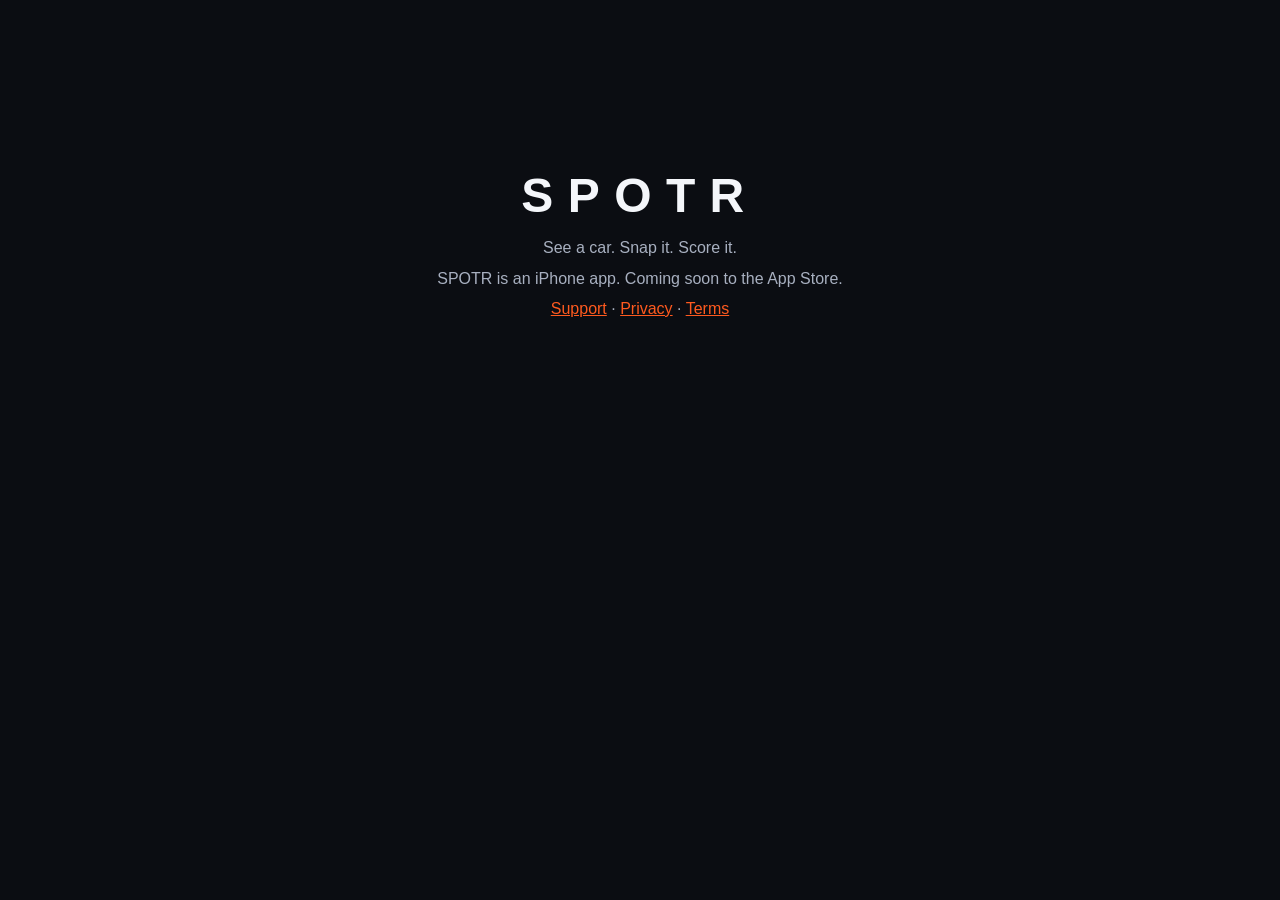
<file: index.html>
<!doctype html>
<html lang="en">
<head>
  <meta charset="utf-8">
  <meta name="viewport" content="width=device-width, initial-scale=1">
  <title>SPOTR</title>
  <link rel="stylesheet" href="style.css">
</head>
<body>
<main class="hero">
  <h1 class="logo">SPOTR</h1>
  <p class="tagline">See a car. Snap it. Score it.</p>
  <p class="tagline">SPOTR is an iPhone app. Coming soon to the App Store.</p>
  <p class="tagline"><a href="support.html" style="color:var(--accent)">Support</a> ·
    <a href="privacy.html" style="color:var(--accent)">Privacy</a> ·
    <a href="terms.html" style="color:var(--accent)">Terms</a></p>
</main>
</body>
</html>
</file>
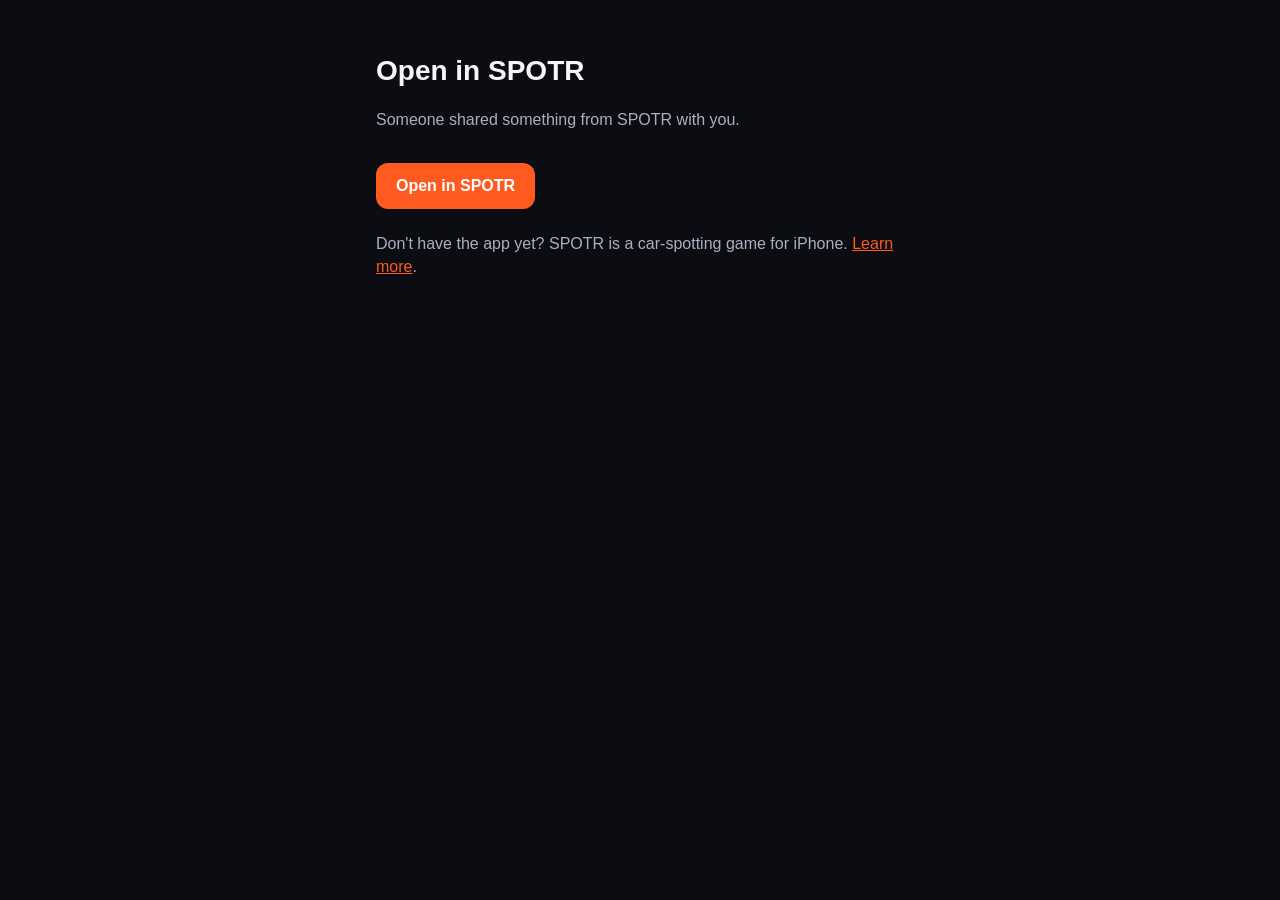
<file: open.html>
<!doctype html>
<html lang="en">
<head>
  <meta charset="utf-8">
  <meta name="viewport" content="width=device-width, initial-scale=1">
  <title>Open in SPOTR</title>
  <link rel="stylesheet" href="style.css">
  <style>main.doc { padding-top: 32px; } .doc h1 { font-size: 28px; } .doc h2 { font-size: 18px; margin-top: 28px; }
    .doc p, .doc li { color: var(--text2); } .doc a { color: var(--accent); }
    .code { font: 600 28px ui-monospace, monospace; letter-spacing: 2px; color: var(--text1, inherit); }
    .btn { display: inline-block; margin-top: 16px; padding: 12px 20px; border-radius: 12px; background: var(--accent); color: #fff !important; text-decoration: none; font-weight: 600; }</style>
</head>
<body>
<main class="doc">
  <h1 id="title">Open in SPOTR</h1>
  <p id="lead">Someone shared something from SPOTR with you.</p>
  <p id="code" class="code" hidden></p>
  <a id="open" class="btn" href="index.html">Open in SPOTR</a>
  <p style="margin-top:24px">Don't have the app yet? SPOTR is a car-spotting game for iPhone. <a href="index.html">Learn more</a>.</p>
</main>
<script>
  // Shared links look like open.html#c=CODE, #s=<spot id>, #u=<username>. The part after # never
  // leaves the phone (it isn't sent to the web server), and only safe characters are used.
  (function () {
    var m = /^#([csu])=([A-Za-z0-9_-]{3,40})$/.exec(location.hash);
    if (!m) return;
    var kind = m[1], value = m[2];
    var link = { c: "spotr://invite/", s: "spotr://spot/", u: "spotr://user/" }[kind] + value;
    document.getElementById("open").href = link;
    if (kind === "c") {
      document.getElementById("title").textContent = "Join a crew on SPOTR";
      document.getElementById("lead").textContent = "You've been invited to a crew. Open SPOTR, or enter this invite code in Crews:";
      var code = document.getElementById("code"); code.textContent = value; code.hidden = false;
    } else if (kind === "u") {
      document.getElementById("title").textContent = "@" + value + " on SPOTR";
    } else {
      document.getElementById("title").textContent = "A spot on SPOTR";
    }
  })();
</script>
</body>
</html>
</file>
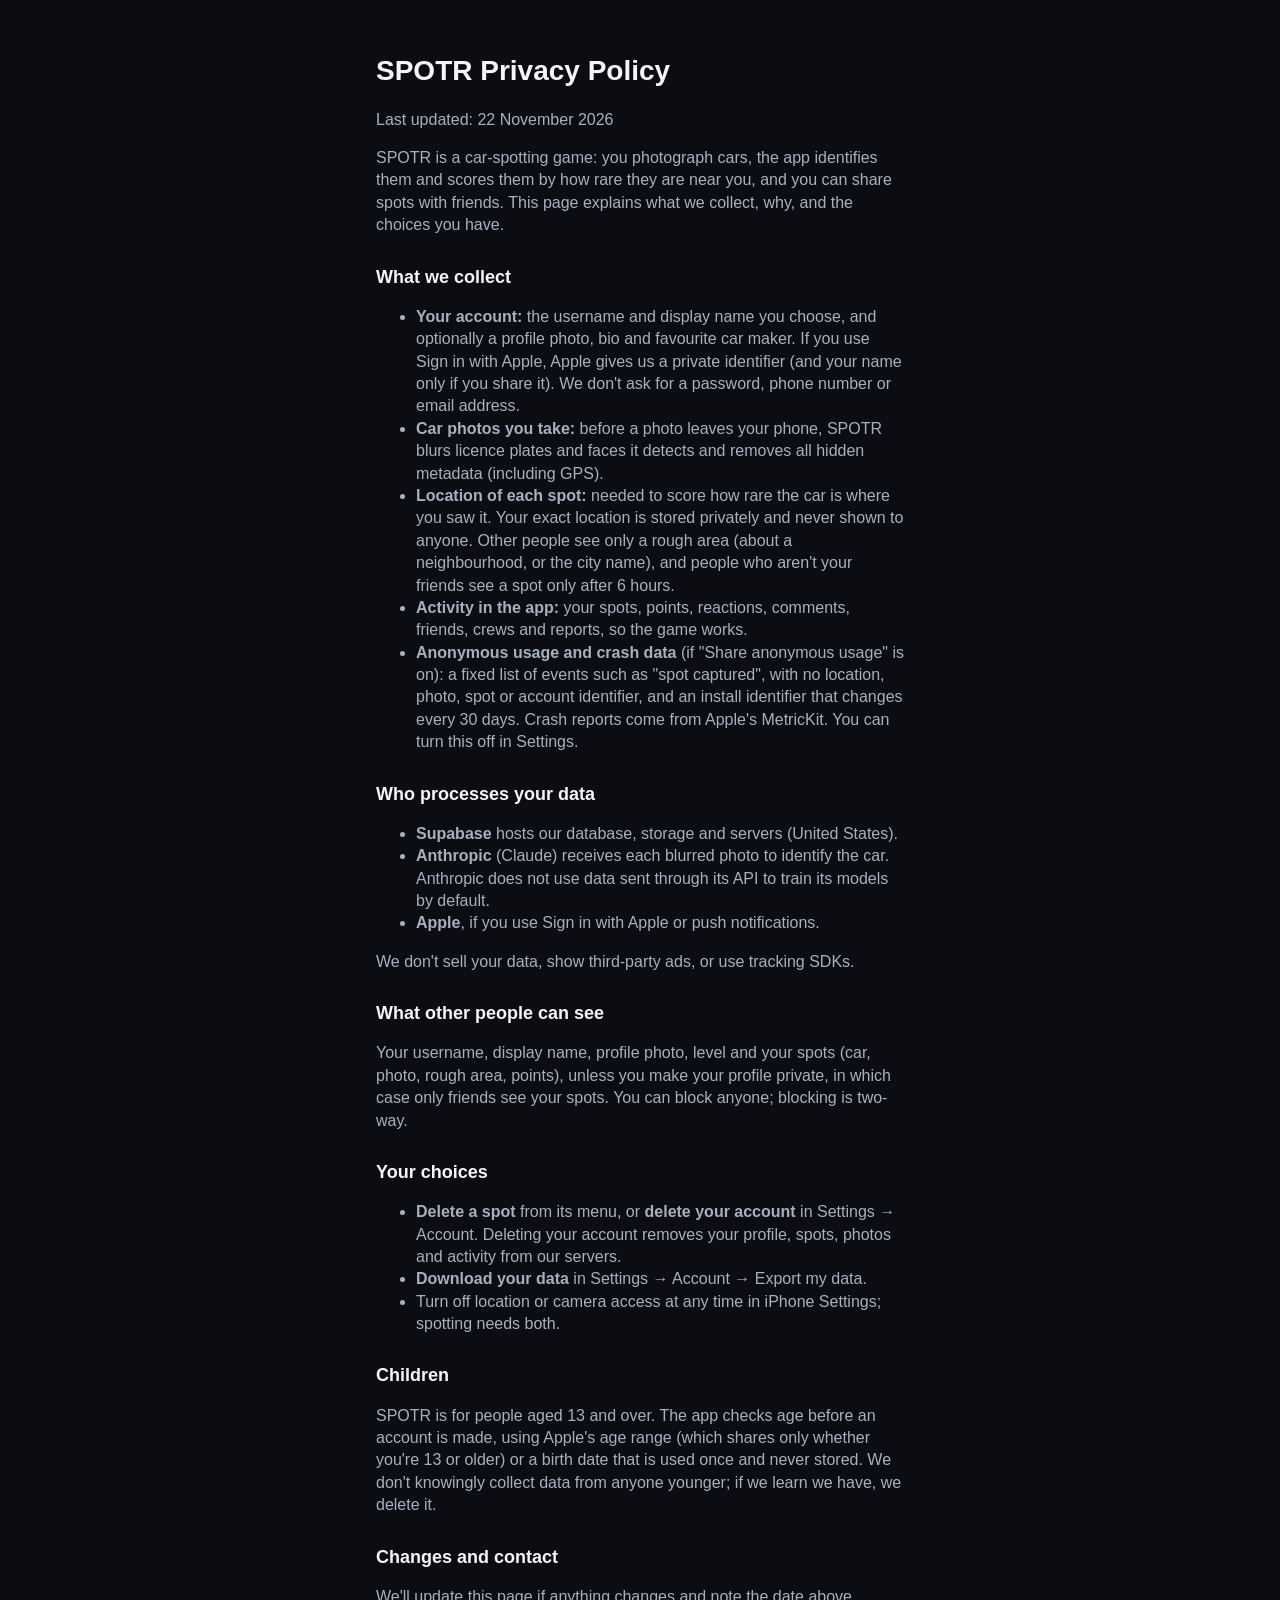
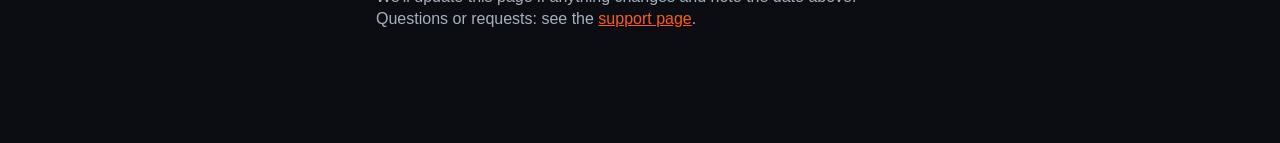
<file: privacy.html>
<!doctype html>
<html lang="en">
<head>
  <meta charset="utf-8">
  <meta name="viewport" content="width=device-width, initial-scale=1">
  <title>SPOTR Privacy Policy</title>
  <link rel="stylesheet" href="style.css">
  <style>main.doc { padding-top: 32px; } .doc h1 { font-size: 28px; } .doc h2 { font-size: 18px; margin-top: 28px; }
    .doc p, .doc li { color: var(--text2); } .doc a { color: var(--accent); }</style>
</head>
<body>
<main class="doc">
  <h1>SPOTR Privacy Policy</h1>
  <p>Last updated: 22 November 2026</p>
  <p>SPOTR is a car-spotting game: you photograph cars, the app identifies them and scores them by how rare they are
    near you, and you can share spots with friends. This page explains what we collect, why, and the choices you have.</p>

  <h2>What we collect</h2>
  <ul>
    <li><b>Your account:</b> the username and display name you choose, and optionally a profile photo, bio and favourite
      car maker. If you use Sign in with Apple, Apple gives us a private identifier (and your name only if you share it).
      We don't ask for a password, phone number or email address.</li>
    <li><b>Car photos you take:</b> before a photo leaves your phone, SPOTR blurs licence plates and faces it
      detects and removes all hidden metadata (including GPS).</li>
    <li><b>Location of each spot:</b> needed to score how rare the car is where you saw it. Your exact location is
      stored privately and never shown to anyone. Other people see only a rough area (about a neighbourhood, or the
      city name), and people who aren't your friends see a spot only after 6 hours.</li>
    <li><b>Activity in the app:</b> your spots, points, reactions, comments, friends, crews and reports, so the game works.</li>
    <li><b>Anonymous usage and crash data</b> (if "Share anonymous usage" is on): a fixed list of events such as
      "spot captured", with no location, photo, spot or account identifier, and an install identifier that changes every
      30 days. Crash reports come from Apple's MetricKit. You can turn this off in Settings.</li>
  </ul>

  <h2>Who processes your data</h2>
  <ul>
    <li><b>Supabase</b> hosts our database, storage and servers (United States).</li>
    <li><b>Anthropic</b> (Claude) receives each blurred photo to identify the car. Anthropic does not use data sent through
      its API to train its models by default.</li>
    <li><b>Apple</b>, if you use Sign in with Apple or push notifications.</li>
  </ul>
  <p>We don't sell your data, show third-party ads, or use tracking SDKs.</p>

  <h2>What other people can see</h2>
  <p>Your username, display name, profile photo, level and your spots (car, photo, rough area, points), unless you make
    your profile private, in which case only friends see your spots. You can block anyone; blocking is two-way.</p>

  <h2>Your choices</h2>
  <ul>
    <li><b>Delete a spot</b> from its menu, or <b>delete your account</b> in Settings → Account. Deleting your account
      removes your profile, spots, photos and activity from our servers.</li>
    <li><b>Download your data</b> in Settings → Account → Export my data.</li>
    <li>Turn off location or camera access at any time in iPhone Settings; spotting needs both.</li>
  </ul>

  <h2>Children</h2>
  <p>SPOTR is for people aged 13 and over. The app checks age before an account is made, using Apple's age range (which shares only whether you're 13 or older) or a birth date that is used once and never stored. We don't knowingly collect data from anyone younger; if we learn we have, we delete it.</p>

  <h2>Changes and contact</h2>
  <p>We'll update this page if anything changes and note the date above. Questions or requests:
    see the <a href="support.html">support page</a>.</p>
</main>
</body>
</html>
</file>
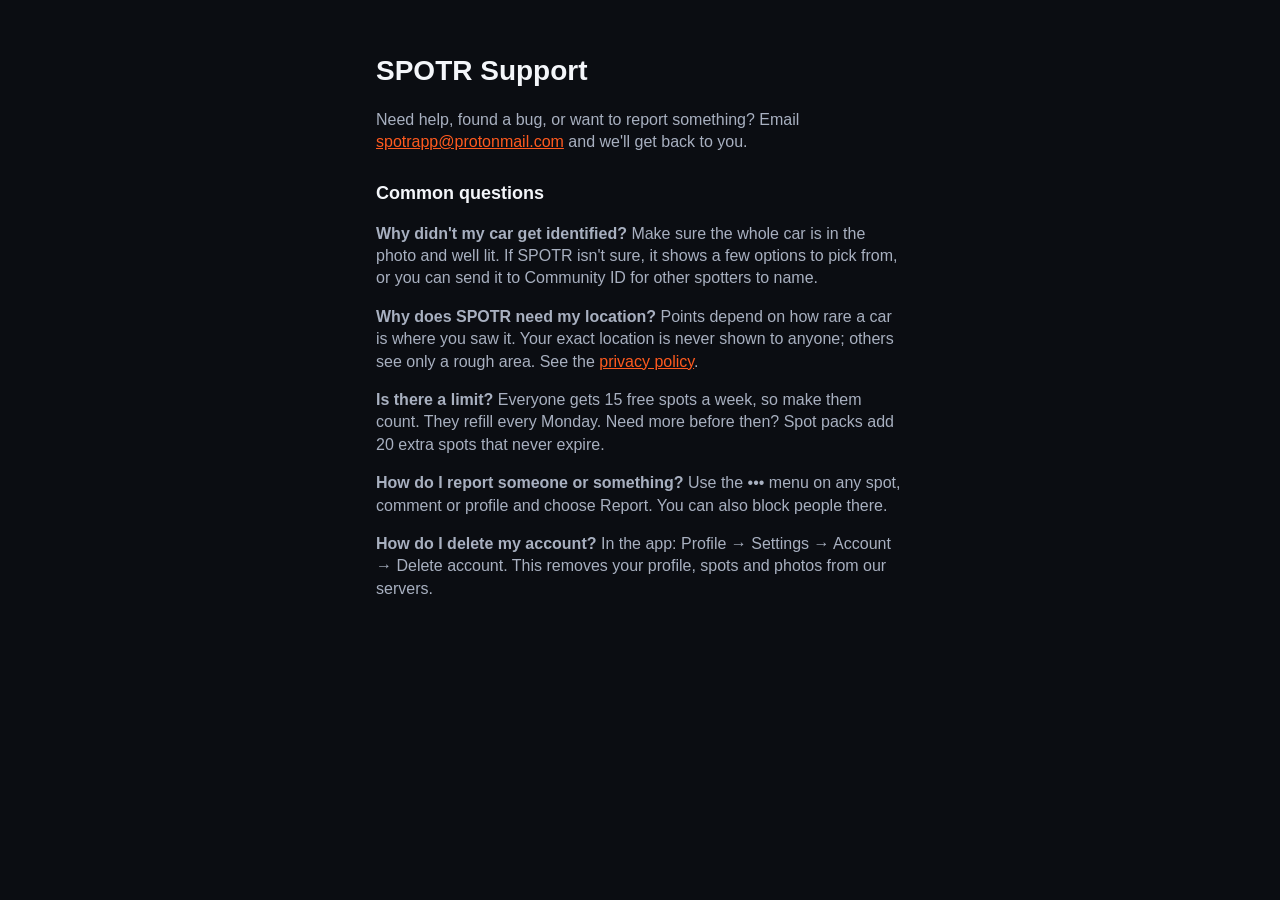
<file: support.html>
<!doctype html>
<html lang="en">
<head>
  <meta charset="utf-8">
  <meta name="viewport" content="width=device-width, initial-scale=1">
  <title>SPOTR Support</title>
  <link rel="stylesheet" href="style.css">
  <style>main.doc { padding-top: 32px; } .doc h1 { font-size: 28px; } .doc h2 { font-size: 18px; margin-top: 28px; }
    .doc p, .doc li { color: var(--text2); } .doc a { color: var(--accent); }</style>
</head>
<body>
<main class="doc">
  <h1>SPOTR Support</h1>
  <p>Need help, found a bug, or want to report something? Email
    <a href="mailto:spotrapp@protonmail.com">spotrapp@protonmail.com</a> and we'll get back to you.</p>

  <h2>Common questions</h2>
  <p><b>Why didn't my car get identified?</b> Make sure the whole car is in the photo and well lit. If SPOTR isn't sure,
    it shows a few options to pick from, or you can send it to Community ID for other spotters to name.</p>
  <p><b>Why does SPOTR need my location?</b> Points depend on how rare a car is where you saw it. Your exact location is
    never shown to anyone; others see only a rough area. See the <a href="privacy.html">privacy policy</a>.</p>
  <p><b>Is there a limit?</b> Everyone gets 15 free spots a week, so make them count. They refill every Monday.
    Need more before then? Spot packs add 20 extra spots that never expire.</p>
  <p><b>How do I report someone or something?</b> Use the ••• menu on any spot, comment or profile and choose Report.
    You can also block people there.</p>
  <p><b>How do I delete my account?</b> In the app: Profile → Settings → Account → Delete account. This removes your
    profile, spots and photos from our servers.</p>
</main>
</body>
</html>
</file>
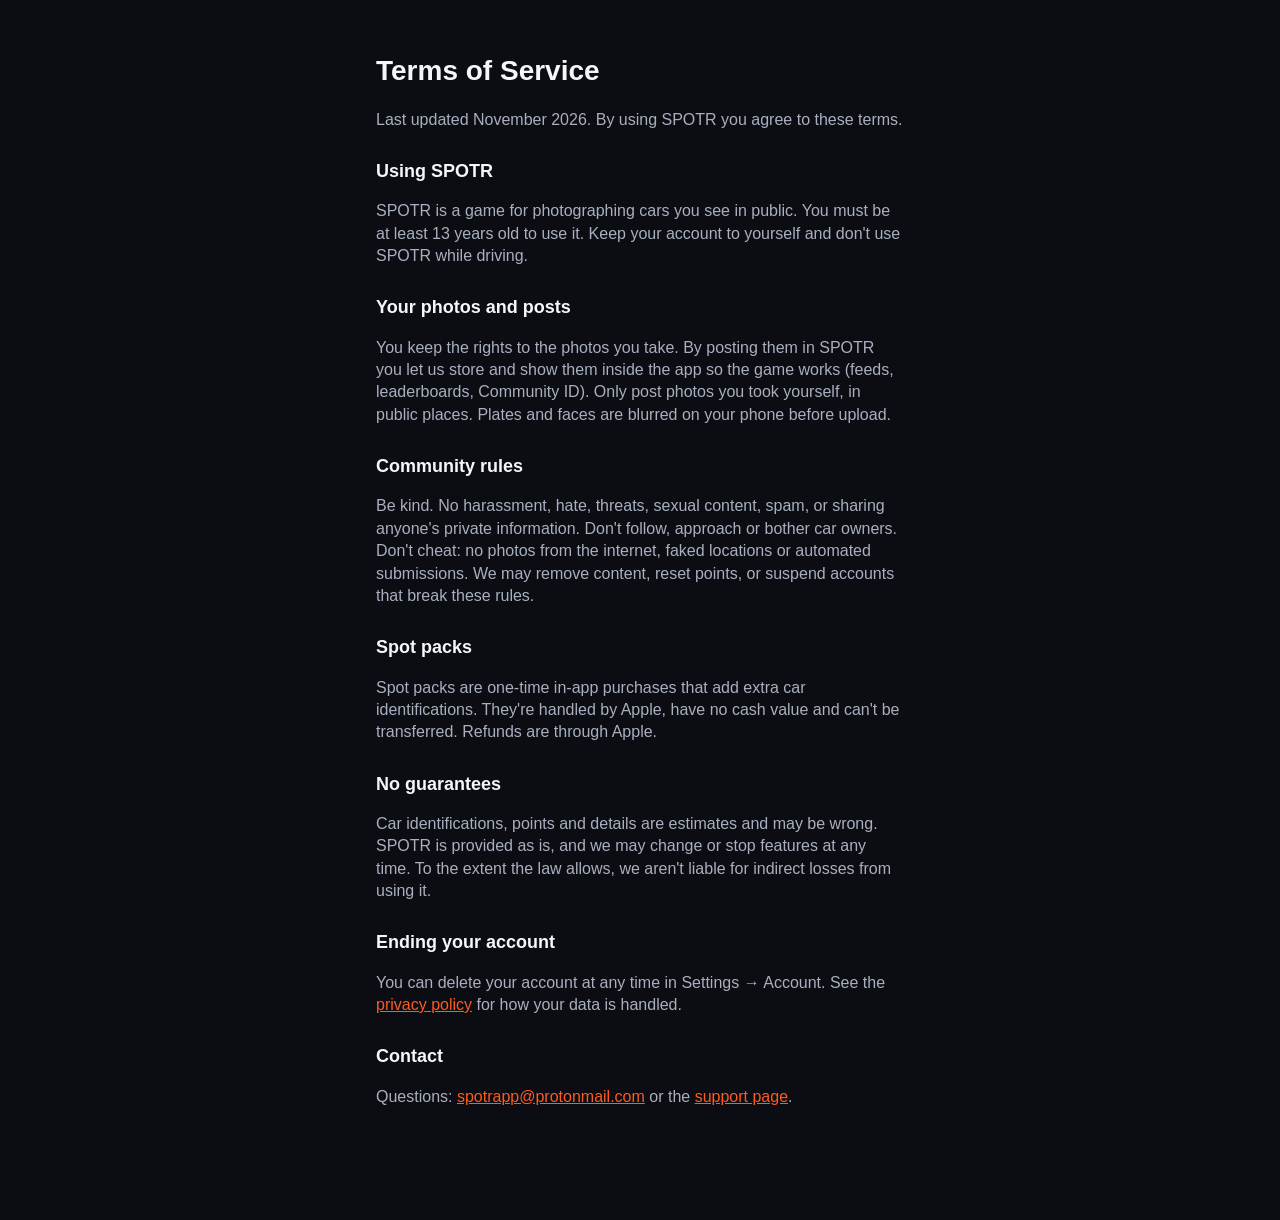
<file: terms.html>
<!doctype html>
<html lang="en">
<head>
  <meta charset="utf-8">
  <meta name="viewport" content="width=device-width, initial-scale=1">
  <title>SPOTR Terms of Service</title>
  <link rel="stylesheet" href="style.css">
  <style>main.doc { padding-top: 32px; } .doc h1 { font-size: 28px; } .doc h2 { font-size: 18px; margin-top: 28px; }
    .doc p, .doc li { color: var(--text2); } .doc a { color: var(--accent); }
    .code { font: 600 28px ui-monospace, monospace; letter-spacing: 2px; color: var(--text1, inherit); }
    .btn { display: inline-block; margin-top: 16px; padding: 12px 20px; border-radius: 12px; background: var(--accent); color: #fff !important; text-decoration: none; font-weight: 600; }</style>
</head>
<body>
<main class="doc">
  <h1>Terms of Service</h1>
  <p>Last updated November 2026. By using SPOTR you agree to these terms.</p>
  <h2>Using SPOTR</h2>
  <p>SPOTR is a game for photographing cars you see in public. You must be at least 13 years old to use it. Keep
    your account to yourself and don't use SPOTR while driving.</p>
  <h2>Your photos and posts</h2>
  <p>You keep the rights to the photos you take. By posting them in SPOTR you let us store and show them inside the app
    so the game works (feeds, leaderboards, Community ID). Only post photos you took yourself, in public places.
    Plates and faces are blurred on your phone before upload.</p>
  <h2>Community rules</h2>
  <p>Be kind. No harassment, hate, threats, sexual content, spam, or sharing anyone's private information. Don't follow,
    approach or bother car owners. Don't cheat: no photos from the internet, faked locations or automated submissions.
    We may remove content, reset points, or suspend accounts that break these rules.</p>
  <h2>Spot packs</h2>
  <p>Spot packs are one-time in-app purchases that add extra car identifications. They're handled by Apple, have no cash
    value and can't be transferred. Refunds are through Apple.</p>
  <h2>No guarantees</h2>
  <p>Car identifications, points and details are estimates and may be wrong. SPOTR is provided as is, and we may change
    or stop features at any time. To the extent the law allows, we aren't liable for indirect losses from using it.</p>
  <h2>Ending your account</h2>
  <p>You can delete your account at any time in Settings → Account. See the <a href="privacy.html">privacy policy</a>
    for how your data is handled.</p>
  <h2>Contact</h2>
  <p>Questions: <a href="mailto:spotrapp@protonmail.com">spotrapp@protonmail.com</a> or the <a href="support.html">support page</a>.</p>
</main>
</body>
</html>
</file>
<file: style.css>
:root {
  --bg: #0b0d12; --surface: #161a22; --surface2: #1f2430; --stroke: #2a3040;
  --text: #f4f6fa; --text2: #a8b0c0; --text3: #6c7588; --accent: #ff5a1f; --danger: #ff5c5c;
  --common: #9aa3b2; --uncommon: #3ecf8e; --rare: #3b9eff; --epic: #b06bff; --legendary: #ffb020; --unicorn: #ff4fd8;
  color-scheme: dark;
}
* { box-sizing: border-box; }
html, body { margin: 0; background: var(--bg); color: var(--text);
  font: 16px/1.4 -apple-system, BlinkMacSystemFont, "SF Pro Rounded", "Segoe UI", Roboto, sans-serif; }
[hidden] { display: none !important; }
.screen { min-height: 100dvh; }
main { max-width: 560px; margin: 0 auto; padding: 12px 16px 96px; }
.stack { display: flex; flex-direction: column; gap: 12px; }
.row { display: flex; gap: 8px; margin-bottom: 12px; }
.row input { flex: 1; }
.center { align-items: center; text-align: center; }
.card { background: var(--surface); border: 1px solid var(--stroke); border-radius: 18px; padding: 16px; }
h3 { margin: 20px 0 8px; font-size: 13px; letter-spacing: .08em; text-transform: uppercase; color: var(--text3); }

.hero { text-align: center; padding: 18vh 16px 32px; }
.logo { font-weight: 900; letter-spacing: .3em; font-size: 48px; margin: 0; }
.logo.small { font-size: 18px; letter-spacing: .25em; }
.tagline { color: var(--text2); margin: 8px 0 0; }
#join form { max-width: 420px; margin: 0 16px; }
@media (min-width: 452px) { #join form { margin: 0 auto; } }

label { display: flex; flex-direction: column; gap: 6px; font-weight: 600; font-size: 14px; color: var(--text2); }
input { background: var(--surface2); color: var(--text); border: 1px solid var(--stroke); border-radius: 12px;
  padding: 12px 14px; font-size: 16px; outline: none; width: 100%; }
input:focus { border-color: var(--accent); }
button, .file { font: inherit; border: 0; border-radius: 14px; padding: 12px 18px; cursor: pointer; font-weight: 700; }
.primary { background: var(--accent); color: #fff; }
.primary:disabled { opacity: .5; }
.ghost { background: var(--surface); color: var(--text); border: 1px solid var(--stroke); width: 100%; margin-top: 12px; }
.small-btn { padding: 8px 14px; font-size: 14px; }
.file { display: inline-block; }
.file input { display: none; }
.hint { color: var(--text3); font-size: 13px; margin: 0; }
.big { font-size: 18px; font-weight: 600; margin: 4px 0; }
.error { color: var(--danger); margin: 0; font-size: 14px; }

.top { position: sticky; top: 0; z-index: 5; display: flex; justify-content: space-between; align-items: center;
  padding: calc(env(safe-area-inset-top) + 12px) 16px 12px; background: rgba(11,13,18,.85); backdrop-filter: blur(16px); }
.me { color: var(--text2); font-size: 14px; }

.tabs { position: fixed; left: 50%; transform: translateX(-50%); bottom: calc(env(safe-area-inset-bottom) + 12px);
  display: flex; gap: 4px; padding: 6px; border-radius: 26px; background: rgba(30,34,44,.7);
  backdrop-filter: blur(20px) saturate(1.6); border: 1px solid rgba(255,255,255,.08); box-shadow: 0 8px 30px rgba(0,0,0,.4); }
.tabs button { background: none; color: var(--text2); display: flex; flex-direction: column; align-items: center;
  gap: 2px; padding: 8px 18px; border-radius: 20px; font-size: 20px; }
.tabs button span { font-size: 11px; font-weight: 600; }
.tabs button.active { background: rgba(255,255,255,.12); color: var(--text); }

.spot { padding: 0; overflow: hidden; }
.spot img { width: 100%; aspect-ratio: 4/3; object-fit: cover; display: block; background: var(--surface2); }
.spot .body { padding: 12px 14px 14px; }
.spot .who { display: flex; align-items: center; gap: 8px; color: var(--text2); font-size: 14px; margin-bottom: 6px; }
.spot .car { font-size: 20px; font-weight: 800; margin: 0; }
.spot .meta { display: flex; gap: 8px; align-items: center; margin-top: 6px; color: var(--text3); font-size: 13px; }
.tier { font-size: 11px; font-weight: 800; letter-spacing: .08em; text-transform: uppercase; padding: 3px 8px;
  border-radius: 8px; color: #000; }
.points { font-weight: 800; font-variant-numeric: tabular-nums; }
.avatar { width: 28px; height: 28px; border-radius: 50%; background: var(--surface2); display: grid; place-items: center;
  font-size: 13px; font-weight: 800; color: var(--text); flex: none; }
.person { display: flex; align-items: center; gap: 10px; padding: 10px 12px; }
.person .name { flex: 1; min-width: 0; }
.person .name b { display: block; }
.person .name small { color: var(--text3); }
.breakdown { list-style: none; padding: 0; margin: 8px 0 0; color: var(--text2); font-size: 14px; }
.breakdown li { display: flex; justify-content: space-between; padding: 3px 0; }
.reveal .points { font-size: 40px; }
.empty { text-align: center; color: var(--text2); padding: 32px 16px; }

.toast { position: fixed; left: 50%; transform: translateX(-50%); bottom: calc(env(safe-area-inset-bottom) + 96px);
  background: var(--surface2); border: 1px solid var(--stroke); padding: 10px 16px; border-radius: 14px; z-index: 10;
  max-width: calc(100vw - 32px); }
</file>
